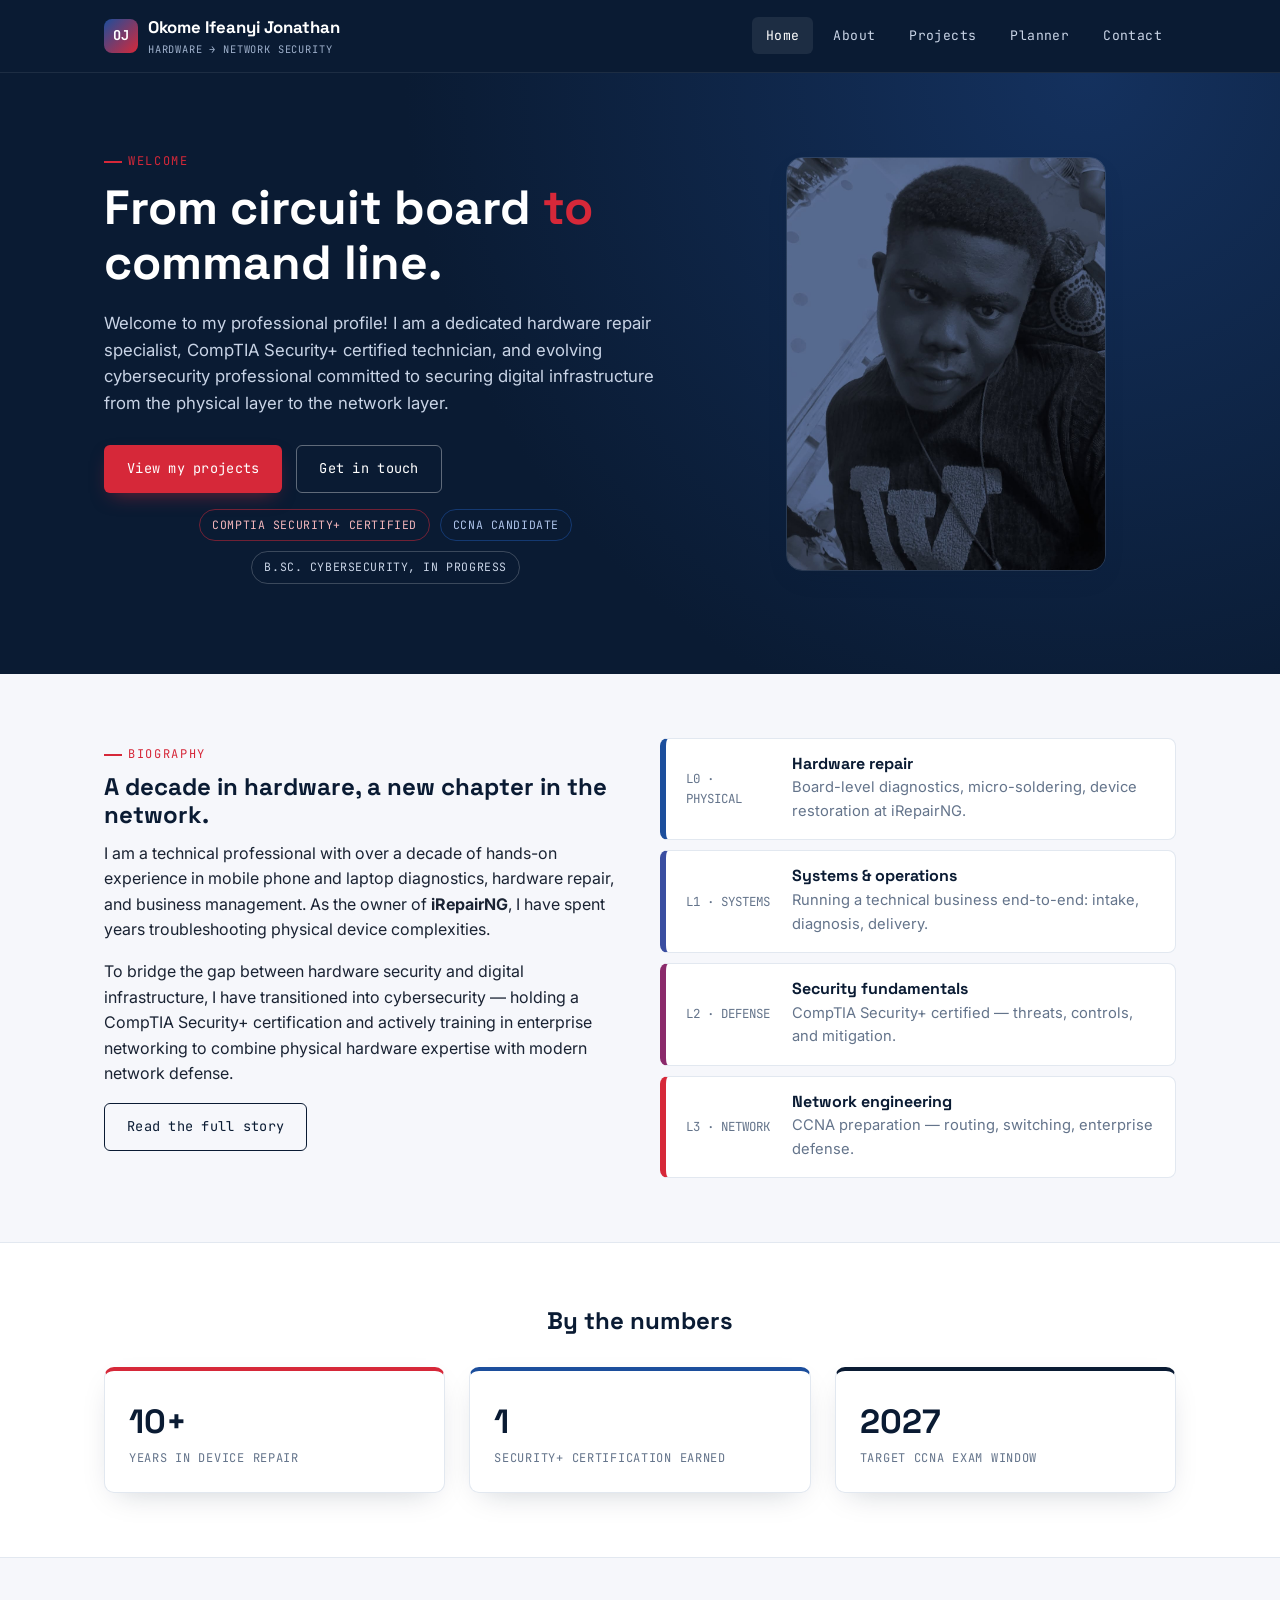
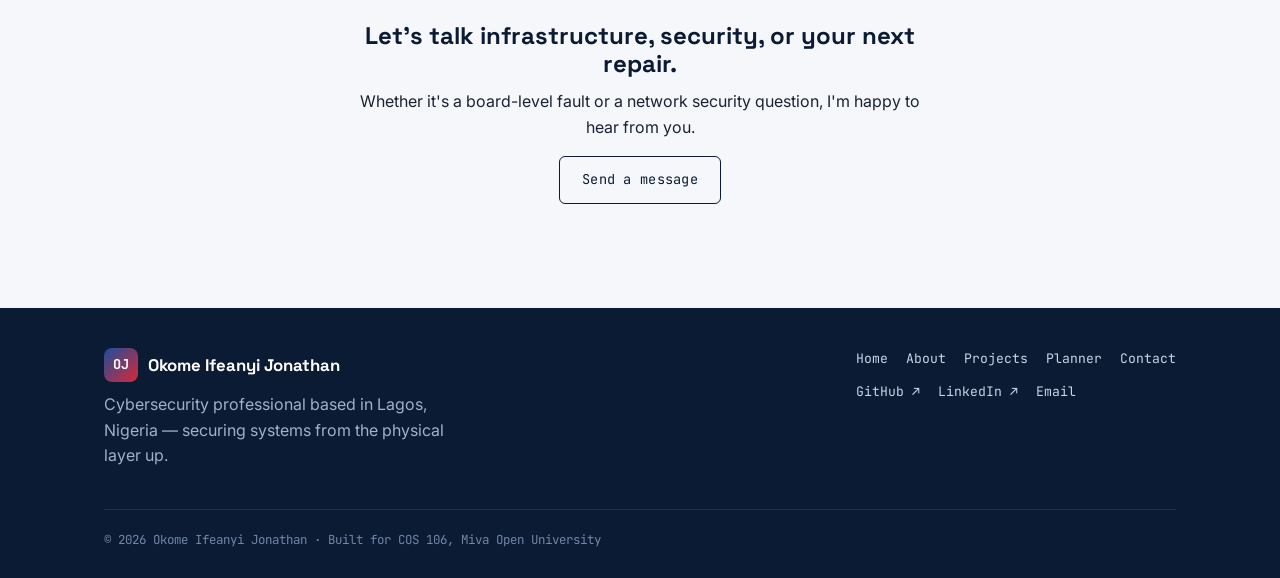
<file: index.html>
<!DOCTYPE html>
<html lang="en">
<head>
<meta charset="UTF-8">
<meta name="viewport" content="width=device-width, initial-scale=1.0">
<title>Okome Ifeanyi Jonathan — Hardware to Network Security</title>
<meta name="description" content="Portfolio of Okome Ifeanyi Jonathan — CompTIA Security+ certified technician, iRepairNG owner, and CCNA candidate transitioning hardware expertise into network security.">
<link rel="icon" type="image/svg+xml" href="images/favicon.svg">
<link rel="stylesheet" href="css/style.css">
</head>
<body>
<a class="skip-link" href="#main">Skip to main content</a>

<header class="site-header">
  <nav class="nav" aria-label="Primary">
    <a class="brand" href="index.html">
      <span class="brand-mark" aria-hidden="true">OJ</span>
      <span>Okome Ifeanyi Jonathan<small>Hardware &rarr; Network Security</small></span>
    </a>
    <button class="nav-toggle" aria-label="Toggle navigation menu" aria-expanded="false" aria-controls="primary-menu">
      <span></span>
    </button>
    <ul class="nav-list" id="primary-menu">
      <li><a href="index.html" aria-current="page">Home</a></li>
      <li><a href="about.html">About</a></li>
      <li><a href="projects.html">Projects</a></li>
      <li><a href="planner.html">Planner</a></li>
      <li><a href="contact.html">Contact</a></li>
    </ul>
  </nav>
</header>

<main id="main">

  <section class="hero">
    <div class="container">
      <div>
        <p class="eyebrow">Welcome</p>
        <h1>From circuit board <span>to</span> command line.</h1>
        <p class="hero-lede">Welcome to my professional profile! I am a dedicated hardware repair specialist, CompTIA Security+ certified technician, and evolving cybersecurity professional committed to securing digital infrastructure from the physical layer to the network layer.</p>
        <div class="hero-actions">
          <a class="btn btn-primary" href="projects.html">View my projects</a>
          <a class="btn btn-secondary" href="contact.html">Get in touch</a>
        </div>
        <div class="hero-badges">
          <span class="pill red">CompTIA Security+ Certified</span>
          <span class="pill blue">CCNA Candidate</span>
          <span class="pill">B.Sc. Cybersecurity, In Progress</span>
        </div>
      </div>
      <div class="hero-visual">
        <div class="avatar-frame">
          <img src="images/ifeanyi_secplus_cybersec.jpg" alt="Portrait placeholder monogram badge for Okome Ifeanyi Jonathan, Security+ certified">
        </div>
      </div>
    </div>
  </section>

  <section aria-labelledby="bio-heading">
    <div class="container two-col">
      <div class="reveal">
        <p class="eyebrow">Biography</p>
        <h2 id="bio-heading">A decade in hardware, a new chapter in the network.</h2>
        <p>I am a technical professional with over a decade of hands-on experience in mobile phone and laptop diagnostics, hardware repair, and business management. As the owner of <strong>iRepairNG</strong>, I have spent years troubleshooting physical device complexities.</p>
        <p>To bridge the gap between hardware security and digital infrastructure, I have transitioned into cybersecurity — holding a CompTIA Security+ certification and actively training in enterprise networking to combine physical hardware expertise with modern network defense.</p>
        <a class="btn btn-outline" href="about.html">Read the full story</a>
      </div>
      <div class="reveal">
        <ul class="layer-list" aria-label="Career layers, from physical hardware to network security">
          <li class="layer-item">
            <span class="layer-tag">L0 · PHYSICAL</span>
            <div><h3>Hardware repair</h3><p>Board-level diagnostics, micro-soldering, device restoration at iRepairNG.</p></div>
          </li>
          <li class="layer-item">
            <span class="layer-tag">L1 · SYSTEMS</span>
            <div><h3>Systems &amp; operations</h3><p>Running a technical business end-to-end: intake, diagnosis, delivery.</p></div>
          </li>
          <li class="layer-item">
            <span class="layer-tag">L2 · DEFENSE</span>
            <div><h3>Security fundamentals</h3><p>CompTIA Security+ certified — threats, controls, and mitigation.</p></div>
          </li>
          <li class="layer-item">
            <span class="layer-tag">L3 · NETWORK</span>
            <div><h3>Network engineering</h3><p>CCNA preparation — routing, switching, enterprise defense.</p></div>
          </li>
        </ul>
      </div>
    </div>
  </section>

  <section class="section-alt" aria-labelledby="stats-heading">
    <div class="container">
      <h2 id="stats-heading" class="center" style="max-width:640px;margin:0 auto 32px;">By the numbers</h2>
      <div class="grid grid-3">
        <div class="card stat-card reveal">
          <div class="stat-num">10+</div>
          <div class="stat-label">Years in device repair</div>
        </div>
        <div class="card stat-card reveal">
          <div class="stat-num">1</div>
          <div class="stat-label">Security+ certification earned</div>
        </div>
        <div class="card stat-card reveal">
          <div class="stat-num">2027</div>
          <div class="stat-label">Target CCNA exam window</div>
        </div>
      </div>
    </div>
  </section>

  <section aria-labelledby="cta-heading">
    <div class="container center" style="max-width:640px;">
      <h2 id="cta-heading">Let's talk infrastructure, security, or your next repair.</h2>
      <p>Whether it's a board-level fault or a network security question, I'm happy to hear from you.</p>
      <a class="btn btn-outline" href="contact.html">Send a message</a>
    </div>
  </section>

</main>

<footer class="site-footer">
  <div class="container">
    <div class="footer-grid">
      <div>
        <div class="brand" style="color:#fff;"><span class="brand-mark" aria-hidden="true">OJ</span><span>Okome Ifeanyi Jonathan</span></div>
        <p style="margin-top:10px;max-width:34ch;color:#9FB1CC;">Cybersecurity professional based in Lagos, Nigeria — securing systems from the physical layer up.</p>
      </div>
      <nav aria-label="Footer">
        <div class="footer-links">
          <a href="index.html">Home</a>
          <a href="about.html">About</a>
          <a href="projects.html">Projects</a>
          <a href="planner.html">Planner</a>
          <a href="contact.html">Contact</a>
        </div>
        <div class="footer-links" style="margin-top:12px;">
          <a href="https://github.com/Cybernerdify" target="_blank" rel="noopener">GitHub ↗</a>
          <a href="https://www.linkedin.com/in/ifeanyijonathanokome" target="_blank" rel="noopener">LinkedIn ↗</a>
          <a href="mailto:Ifywilsonjoe@gmail.com">Email</a>
        </div>
      </nav>
    </div>
    <div class="footer-bottom">© <span data-year>2026</span> Okome Ifeanyi Jonathan · Built for COS 106, Miva Open University</div>
  </div>
</footer>

<script src="js/script.js"></script>
</body>
</html>
</file>
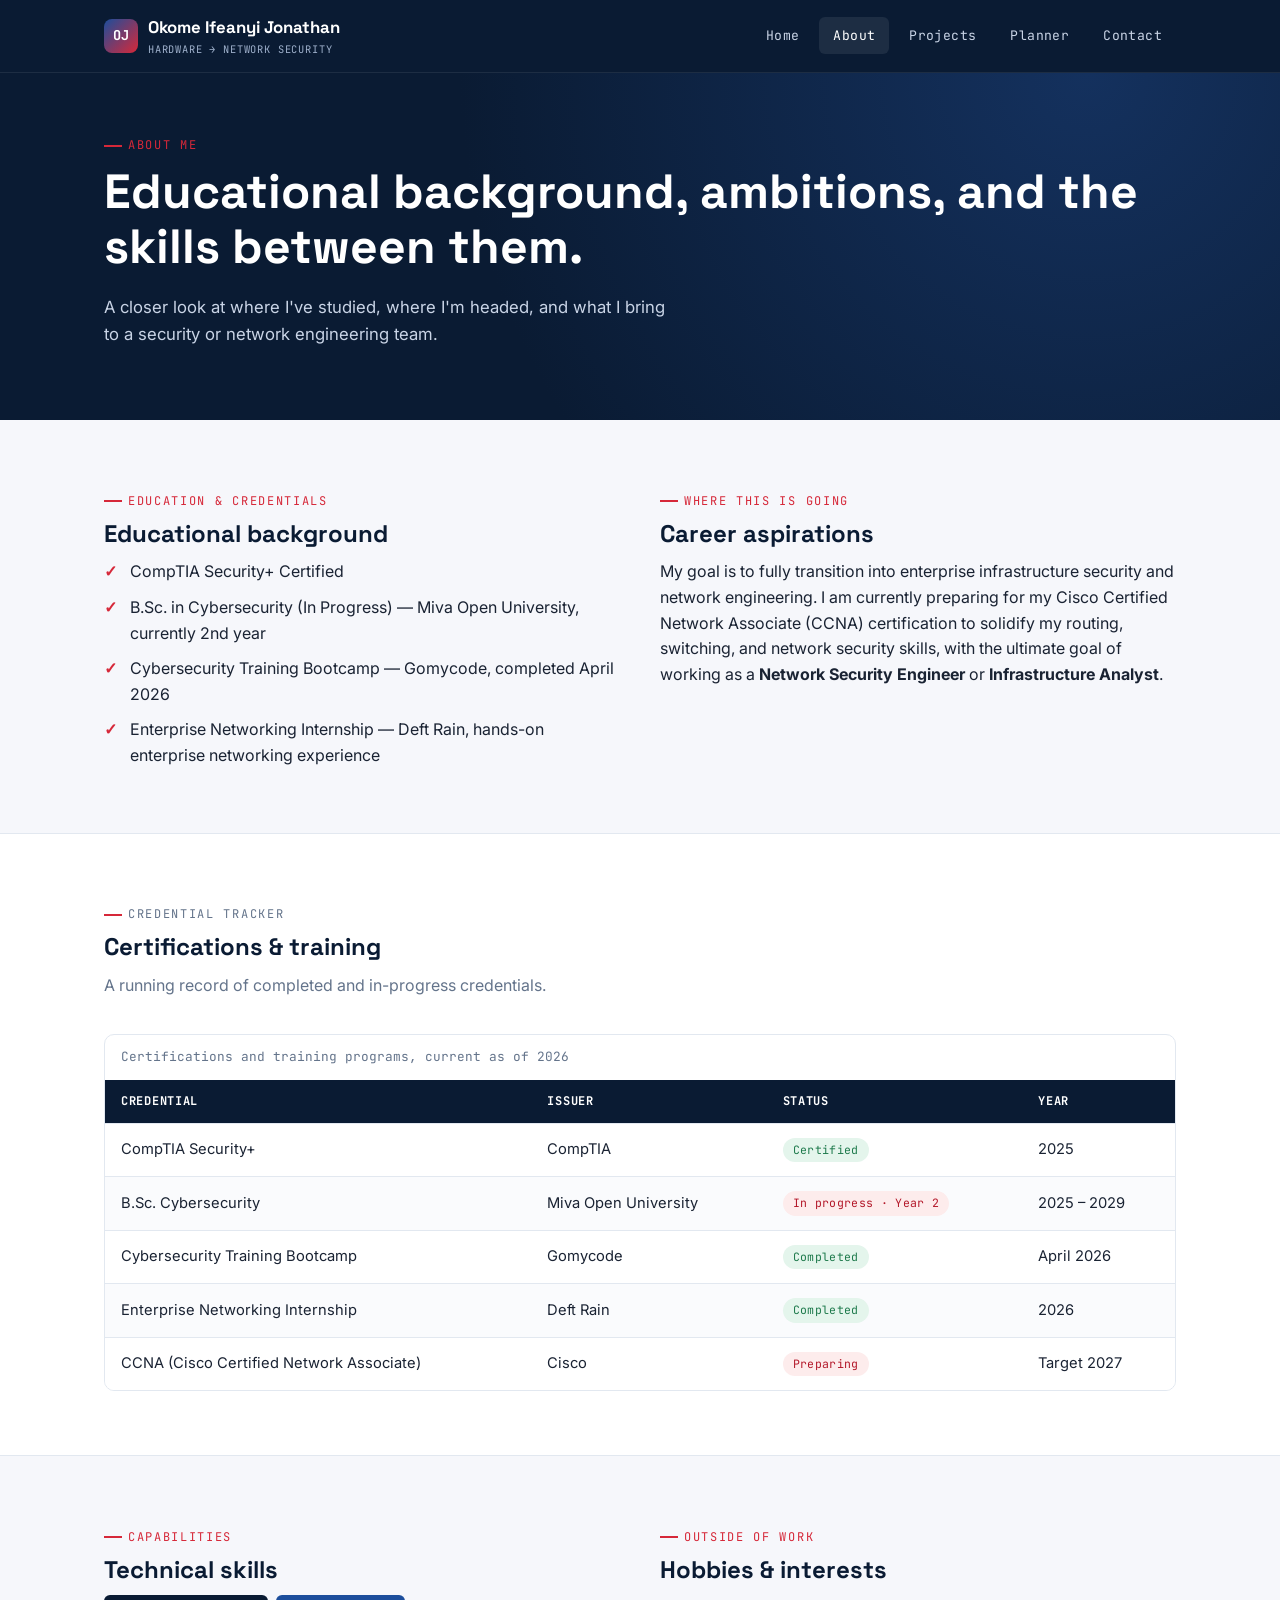
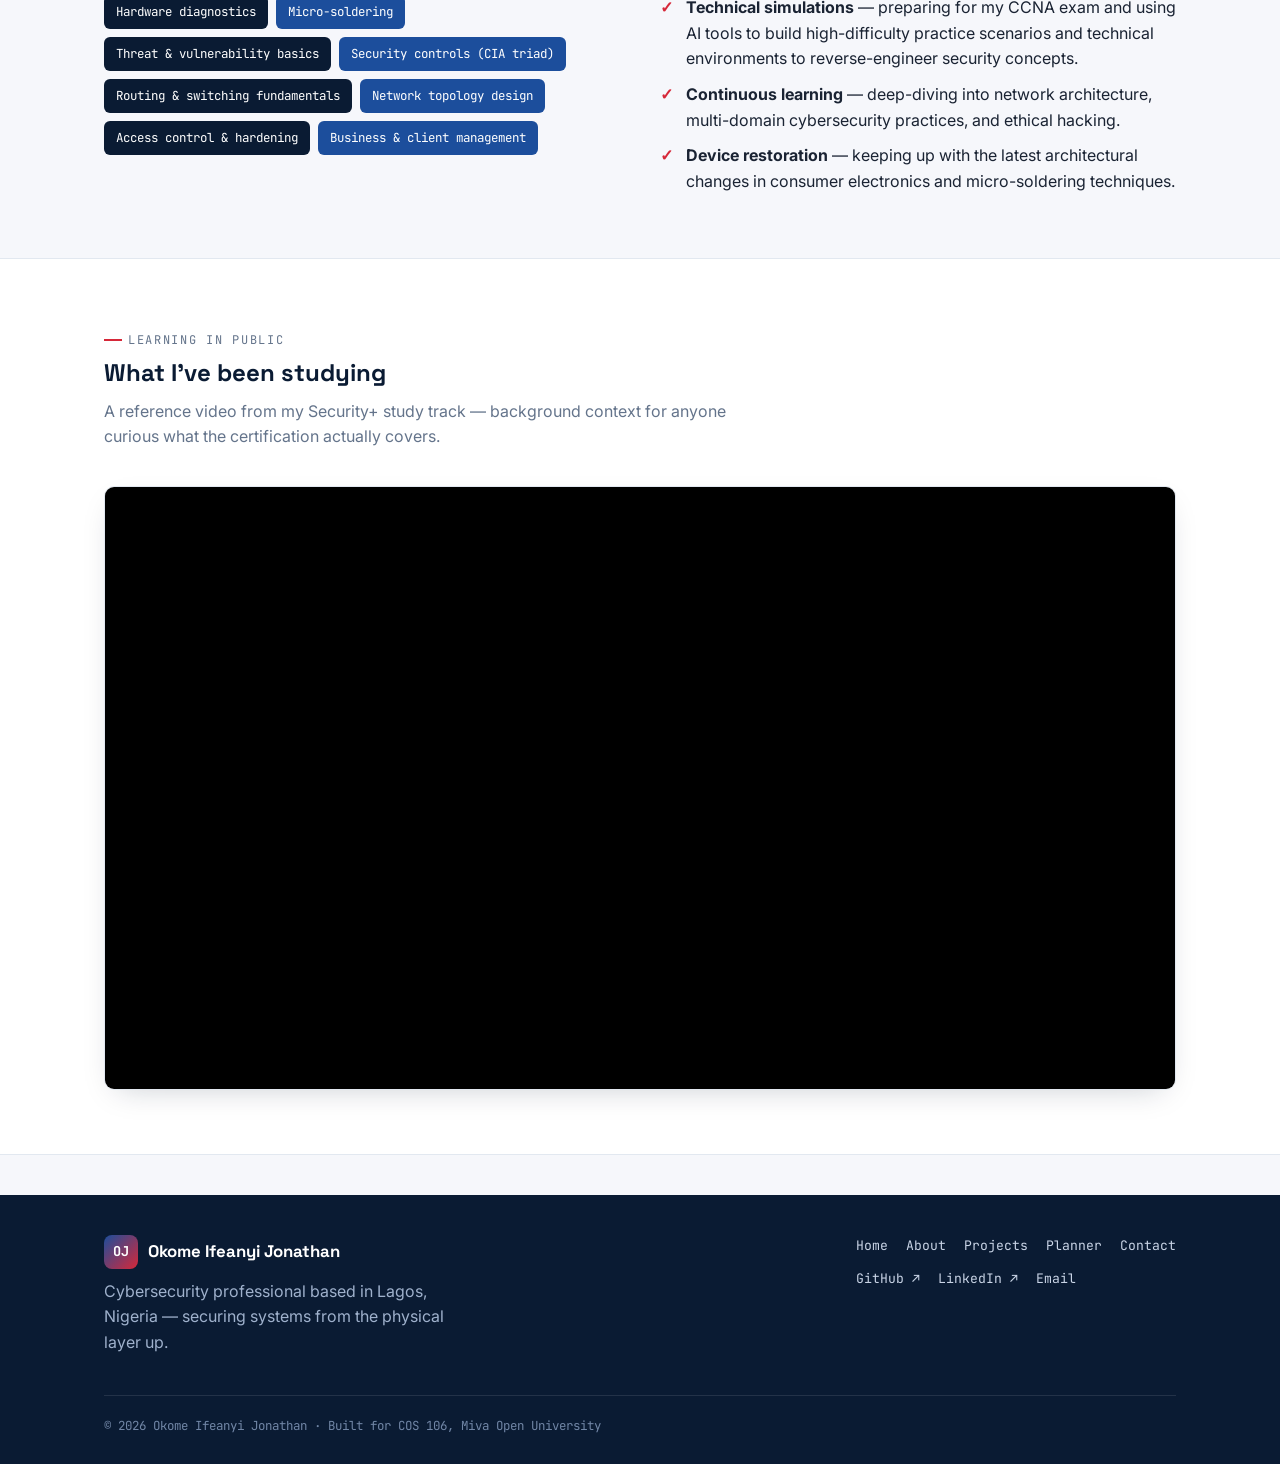
<file: about.html>
<!DOCTYPE html>
<html lang="en">
<head>
<meta charset="UTF-8">
<meta name="viewport" content="width=device-width, initial-scale=1.0">
<title>About Me — Okome Ifeanyi Jonathan</title>
<meta name="description" content="Educational background, career aspirations, technical skills, and hobbies of Okome Ifeanyi Jonathan.">
<link rel="icon" type="image/svg+xml" href="images/favicon.svg">
<link rel="stylesheet" href="css/style.css">
</head>
<body>
<a class="skip-link" href="#main">Skip to main content</a>

<header class="site-header">
  <nav class="nav" aria-label="Primary">
    <a class="brand" href="index.html">
      <span class="brand-mark" aria-hidden="true">OJ</span>
      <span>Okome Ifeanyi Jonathan<small>Hardware &rarr; Network Security</small></span>
    </a>
    <button class="nav-toggle" aria-label="Toggle navigation menu" aria-expanded="false" aria-controls="primary-menu">
      <span></span>
    </button>
    <ul class="nav-list" id="primary-menu">
      <li><a href="index.html">Home</a></li>
      <li><a href="about.html" aria-current="page">About</a></li>
      <li><a href="projects.html">Projects</a></li>
      <li><a href="planner.html">Planner</a></li>
      <li><a href="contact.html">Contact</a></li>
    </ul>
  </nav>
</header>

<main id="main">

  <section class="hero" style="padding:56px 0;">
    <div class="container" style="grid-template-columns:1fr;">
      <div>
        <p class="eyebrow">About me</p>
        <h1>Educational background, ambitions, and the skills between them.</h1>
        <p class="hero-lede">A closer look at where I've studied, where I'm headed, and what I bring to a security or network engineering team.</p>
      </div>
    </div>
  </section>

  <section aria-labelledby="edu-heading">
    <div class="container two-col">
      <div class="reveal">
        <p class="eyebrow">Education &amp; credentials</p>
        <h2 id="edu-heading">Educational background</h2>
        <ul class="check-list">
          <li>CompTIA Security+ Certified</li>
          <li>B.Sc. in Cybersecurity (In Progress) — Miva Open University, currently 2nd year</li>
          <li>Cybersecurity Training Bootcamp — Gomycode, completed April 2026</li>
          <li>Enterprise Networking Internship — Deft Rain, hands-on enterprise networking experience</li>
        </ul>
      </div>
      <div class="reveal">
        <p class="eyebrow">Where this is going</p>
        <h2>Career aspirations</h2>
        <p>My goal is to fully transition into enterprise infrastructure security and network engineering. I am currently preparing for my Cisco Certified Network Associate (CCNA) certification to solidify my routing, switching, and network security skills, with the ultimate goal of working as a <strong>Network Security Engineer</strong> or <strong>Infrastructure Analyst</strong>.</p>
      </div>
    </div>
  </section>

  <section class="section-alt" aria-labelledby="cred-table-heading">
    <div class="container">
      <div class="section-head">
        <p class="eyebrow">Credential tracker</p>
        <h2 id="cred-table-heading">Certifications &amp; training</h2>
        <p>A running record of completed and in-progress credentials.</p>
      </div>
      <div class="table-wrap reveal">
        <table>
          <caption>Certifications and training programs, current as of 2026</caption>
          <thead>
            <tr>
              <th scope="col">Credential</th>
              <th scope="col">Issuer</th>
              <th scope="col">Status</th>
              <th scope="col">Year</th>
            </tr>
          </thead>
          <tbody>
            <tr>
              <td>CompTIA Security+</td>
              <td>CompTIA</td>
              <td><span class="status-chip done">Certified</span></td>
              <td>2025</td>
            </tr>
            <tr>
              <td>B.Sc. Cybersecurity</td>
              <td>Miva Open University</td>
              <td><span class="status-chip progress">In progress · Year 2</span></td>
              <td>2025 – 2029</td>
            </tr>
            <tr>
              <td>Cybersecurity Training Bootcamp</td>
              <td>Gomycode</td>
              <td><span class="status-chip done">Completed</span></td>
              <td>April 2026</td>
            </tr>
            <tr>
              <td>Enterprise Networking Internship</td>
              <td>Deft Rain</td>
              <td><span class="status-chip done">Completed</span></td>
              <td>2026</td>
            </tr>
            <tr>
              <td>CCNA (Cisco Certified Network Associate)</td>
              <td>Cisco</td>
              <td><span class="status-chip progress">Preparing</span></td>
              <td>Target 2027</td>
            </tr>
          </tbody>
        </table>
      </div>
    </div>
  </section>

  <section aria-labelledby="skills-heading">
    <div class="container two-col">
      <div class="reveal">
        <p class="eyebrow">Capabilities</p>
        <h2 id="skills-heading">Technical skills</h2>
        <ul class="tag-list">
          <li>Hardware diagnostics</li>
          <li class="alt">Micro-soldering</li>
          <li>Threat &amp; vulnerability basics</li>
          <li class="alt">Security controls (CIA triad)</li>
          <li>Routing &amp; switching fundamentals</li>
          <li class="alt">Network topology design</li>
          <li>Access control &amp; hardening</li>
          <li class="alt">Business &amp; client management</li>
        </ul>
      </div>
      <div class="reveal">
        <p class="eyebrow">Outside of work</p>
        <h2>Hobbies &amp; interests</h2>
        <ul class="check-list">
          <li><strong>Technical simulations</strong> — preparing for my CCNA exam and using AI tools to build high-difficulty practice scenarios and technical environments to reverse-engineer security concepts.</li>
          <li><strong>Continuous learning</strong> — deep-diving into network architecture, multi-domain cybersecurity practices, and ethical hacking.</li>
          <li><strong>Device restoration</strong> — keeping up with the latest architectural changes in consumer electronics and micro-soldering techniques.</li>
        </ul>
      </div>
    </div>
  </section>

  <section class="section-alt" aria-labelledby="video-heading">
    <div class="container">
      <div class="section-head">
        <p class="eyebrow">Learning in public</p>
        <h2 id="video-heading">What I've been studying</h2>
        <p>A reference video from my Security+ study track — background context for anyone curious what the certification actually covers.</p>
      </div>
      <div class="media-frame reveal">
        <div class="video-wrap">
          <iframe src="https://www.youtube.com/embed/w2afokvpVEI" title="CompTIA Security+ Full Course: Introduction to Security+" loading="lazy" allowfullscreen></iframe>
        </div>
      </div>
    </div>
  </section>

</main>

<footer class="site-footer">
  <div class="container">
    <div class="footer-grid">
      <div>
        <div class="brand" style="color:#fff;"><span class="brand-mark" aria-hidden="true">OJ</span><span>Okome Ifeanyi Jonathan</span></div>
        <p style="margin-top:10px;max-width:34ch;color:#9FB1CC;">Cybersecurity professional based in Lagos, Nigeria — securing systems from the physical layer up.</p>
      </div>
      <nav aria-label="Footer">
        <div class="footer-links">
          <a href="index.html">Home</a>
          <a href="about.html">About</a>
          <a href="projects.html">Projects</a>
          <a href="planner.html">Planner</a>
          <a href="contact.html">Contact</a>
        </div>
        <div class="footer-links" style="margin-top:12px;">
          <a href="https://github.com/Cybernerdify" target="_blank" rel="noopener">GitHub ↗</a>
          <a href="https://www.linkedin.com/in/ifeanyijonathanokome" target="_blank" rel="noopener">LinkedIn ↗</a>
          <a href="mailto:Ifywilsonjoe@gmail.com">Email</a>
        </div>
      </nav>
    </div>
    <div class="footer-bottom">© <span data-year>2026</span> Okome Ifeanyi Jonathan · Built for COS 106, Miva Open University</div>
  </div>
</footer>

<script src="js/script.js"></script>
</body>
</html>
</file>
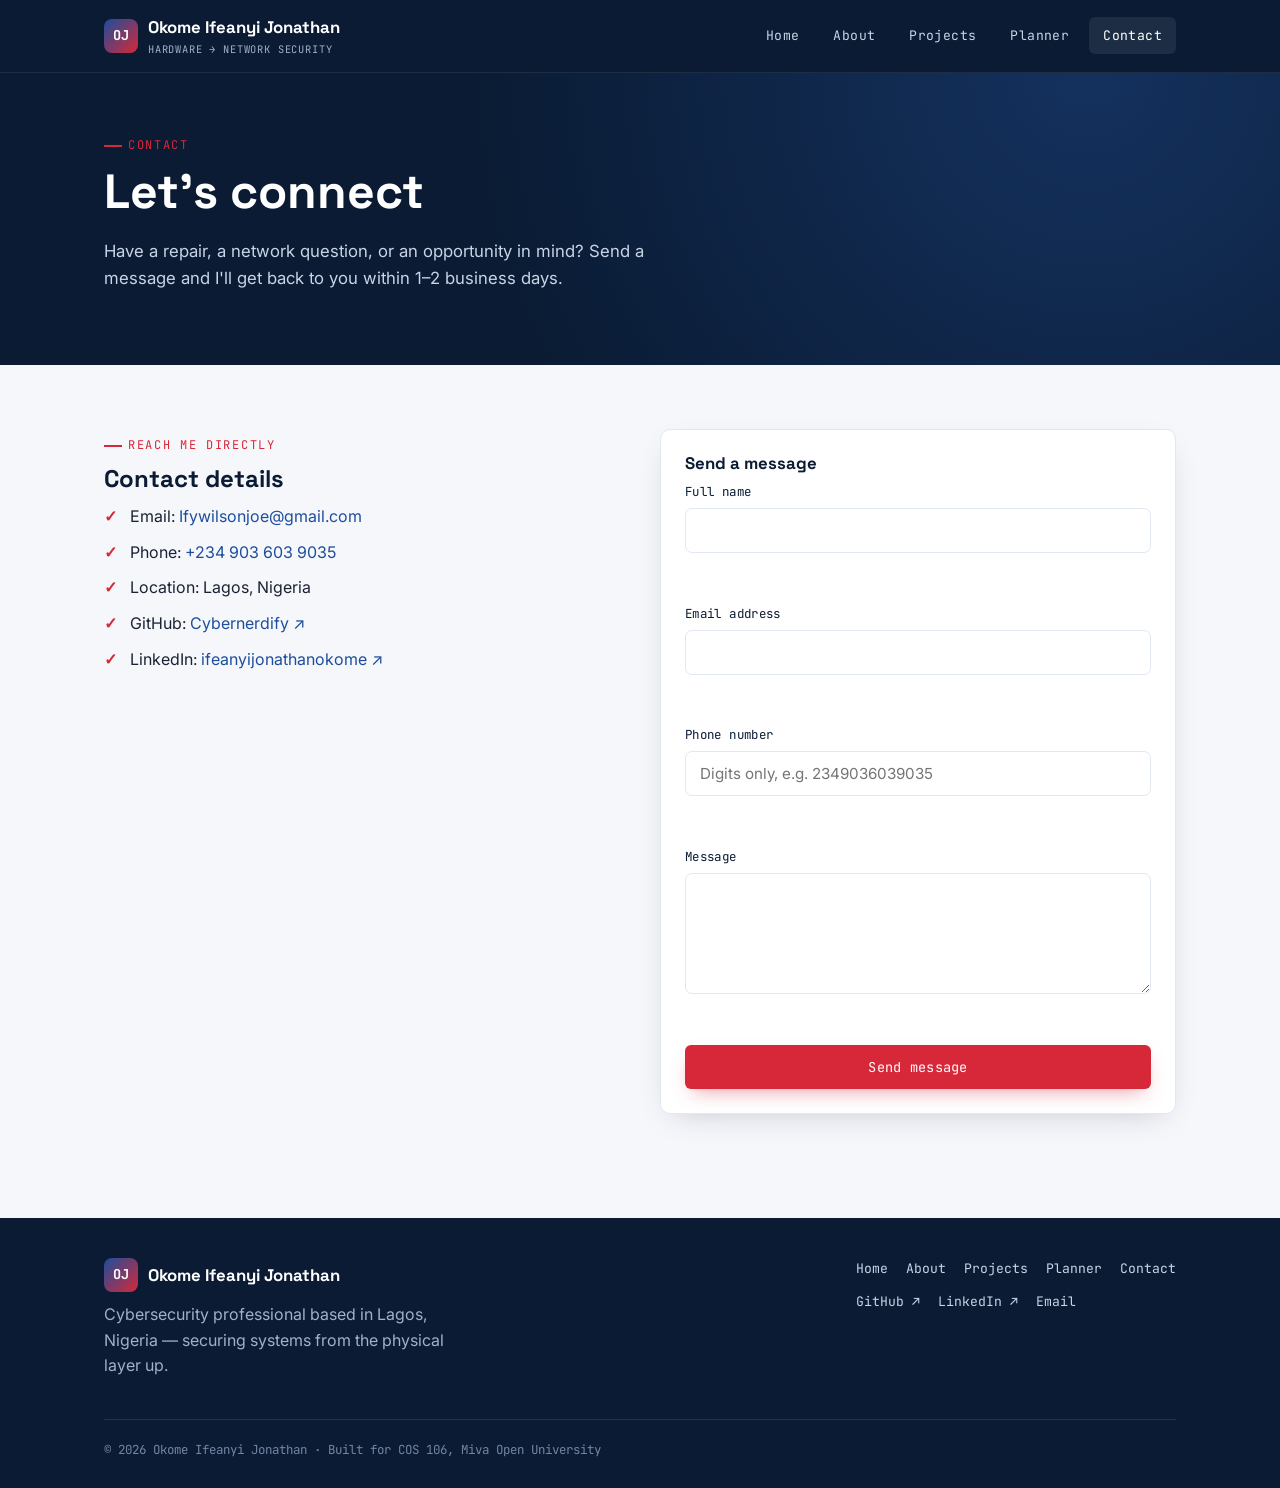
<file: contact.html>
<!DOCTYPE html>
<html lang="en">
<head>
<meta charset="UTF-8">
<meta name="viewport" content="width=device-width, initial-scale=1.0">
<title>Contact — Okome Ifeanyi Jonathan</title>
<meta name="description" content="Get in touch with Okome Ifeanyi Jonathan for repairs, network security questions, or collaboration.">
<link rel="icon" type="image/svg+xml" href="images/favicon.svg">
<link rel="stylesheet" href="css/style.css">
</head>
<body>
<a class="skip-link" href="#main">Skip to main content</a>

<header class="site-header">
  <nav class="nav" aria-label="Primary">
    <a class="brand" href="index.html">
      <span class="brand-mark" aria-hidden="true">OJ</span>
      <span>Okome Ifeanyi Jonathan<small>Hardware &rarr; Network Security</small></span>
    </a>
    <button class="nav-toggle" aria-label="Toggle navigation menu" aria-expanded="false" aria-controls="primary-menu">
      <span></span>
    </button>
    <ul class="nav-list" id="primary-menu">
      <li><a href="index.html">Home</a></li>
      <li><a href="about.html">About</a></li>
      <li><a href="projects.html">Projects</a></li>
      <li><a href="planner.html">Planner</a></li>
      <li><a href="contact.html" aria-current="page">Contact</a></li>
    </ul>
  </nav>
</header>

<main id="main">

  <section class="hero" style="padding:56px 0;">
    <div class="container" style="grid-template-columns:1fr;">
      <div>
        <p class="eyebrow">Contact</p>
        <h1>Let's connect</h1>
        <p class="hero-lede">Have a repair, a network question, or an opportunity in mind? Send a message and I'll get back to you within 1–2 business days.</p>
      </div>
    </div>
  </section>

  <section aria-labelledby="contact-heading">
    <div class="container two-col">
      <div class="reveal">
        <p class="eyebrow">Reach me directly</p>
        <h2 id="contact-heading">Contact details</h2>
        <ul class="check-list">
          <li>Email: <a href="mailto:Ifywilsonjoe@gmail.com">Ifywilsonjoe@gmail.com</a></li>
          <li>Phone: <a href="tel:+2349036039035">+234 903 603 9035</a></li>
          <li>Location: Lagos, Nigeria</li>
          <li>GitHub: <a href="https://github.com/Cybernerdify" target="_blank" rel="noopener">Cybernerdify ↗</a></li>
          <li>LinkedIn: <a href="https://www.linkedin.com/in/ifeanyijonathanokome" target="_blank" rel="noopener">ifeanyijonathanokome ↗</a></li>
        </ul>
      </div>

      <div class="card reveal">
        <h3 style="margin-top:0;">Send a message</h3>
        <div class="form-status" id="form-status" role="status" aria-live="polite"></div>

        <form id="contact-form" novalidate>
          <div class="form-grid">
            <div class="field">
              <label for="cf-name">Full name</label>
              <input type="text" id="cf-name" name="name" autocomplete="name" required>
              <p class="error-msg" id="err-name"></p>
            </div>
            <div class="field">
              <label for="cf-email">Email address</label>
              <input type="email" id="cf-email" name="email" autocomplete="email" required>
              <p class="error-msg" id="err-email"></p>
            </div>
            <div class="field">
              <label for="cf-phone">Phone number</label>
              <input type="tel" id="cf-phone" name="phone" autocomplete="tel" placeholder="Digits only, e.g. 2349036039035" required>
              <p class="error-msg" id="err-phone"></p>
            </div>
            <div class="field">
              <label for="cf-message">Message</label>
              <textarea id="cf-message" name="message" rows="5" required></textarea>
              <p class="error-msg" id="err-message"></p>
            </div>
            <button type="submit" class="btn btn-primary btn-block">Send message</button>
          </div>
        </form>
      </div>
    </div>
  </section>

</main>

<footer class="site-footer">
  <div class="container">
    <div class="footer-grid">
      <div>
        <div class="brand" style="color:#fff;"><span class="brand-mark" aria-hidden="true">OJ</span><span>Okome Ifeanyi Jonathan</span></div>
        <p style="margin-top:10px;max-width:34ch;color:#9FB1CC;">Cybersecurity professional based in Lagos, Nigeria — securing systems from the physical layer up.</p>
      </div>
      <nav aria-label="Footer">
        <div class="footer-links">
          <a href="index.html">Home</a>
          <a href="about.html">About</a>
          <a href="projects.html">Projects</a>
          <a href="planner.html">Planner</a>
          <a href="contact.html">Contact</a>
        </div>
        <div class="footer-links" style="margin-top:12px;">
          <a href="https://github.com/Cybernerdify" target="_blank" rel="noopener">GitHub ↗</a>
          <a href="https://www.linkedin.com/in/ifeanyijonathanokome" target="_blank" rel="noopener">LinkedIn ↗</a>
          <a href="mailto:Ifywilsonjoe@gmail.com">Email</a>
        </div>
      </nav>
    </div>
    <div class="footer-bottom">© <span data-year>2026</span> Okome Ifeanyi Jonathan · Built for COS 106, Miva Open University</div>
  </div>
</footer>

<script src="js/script.js"></script>
</body>
</html>
</file>
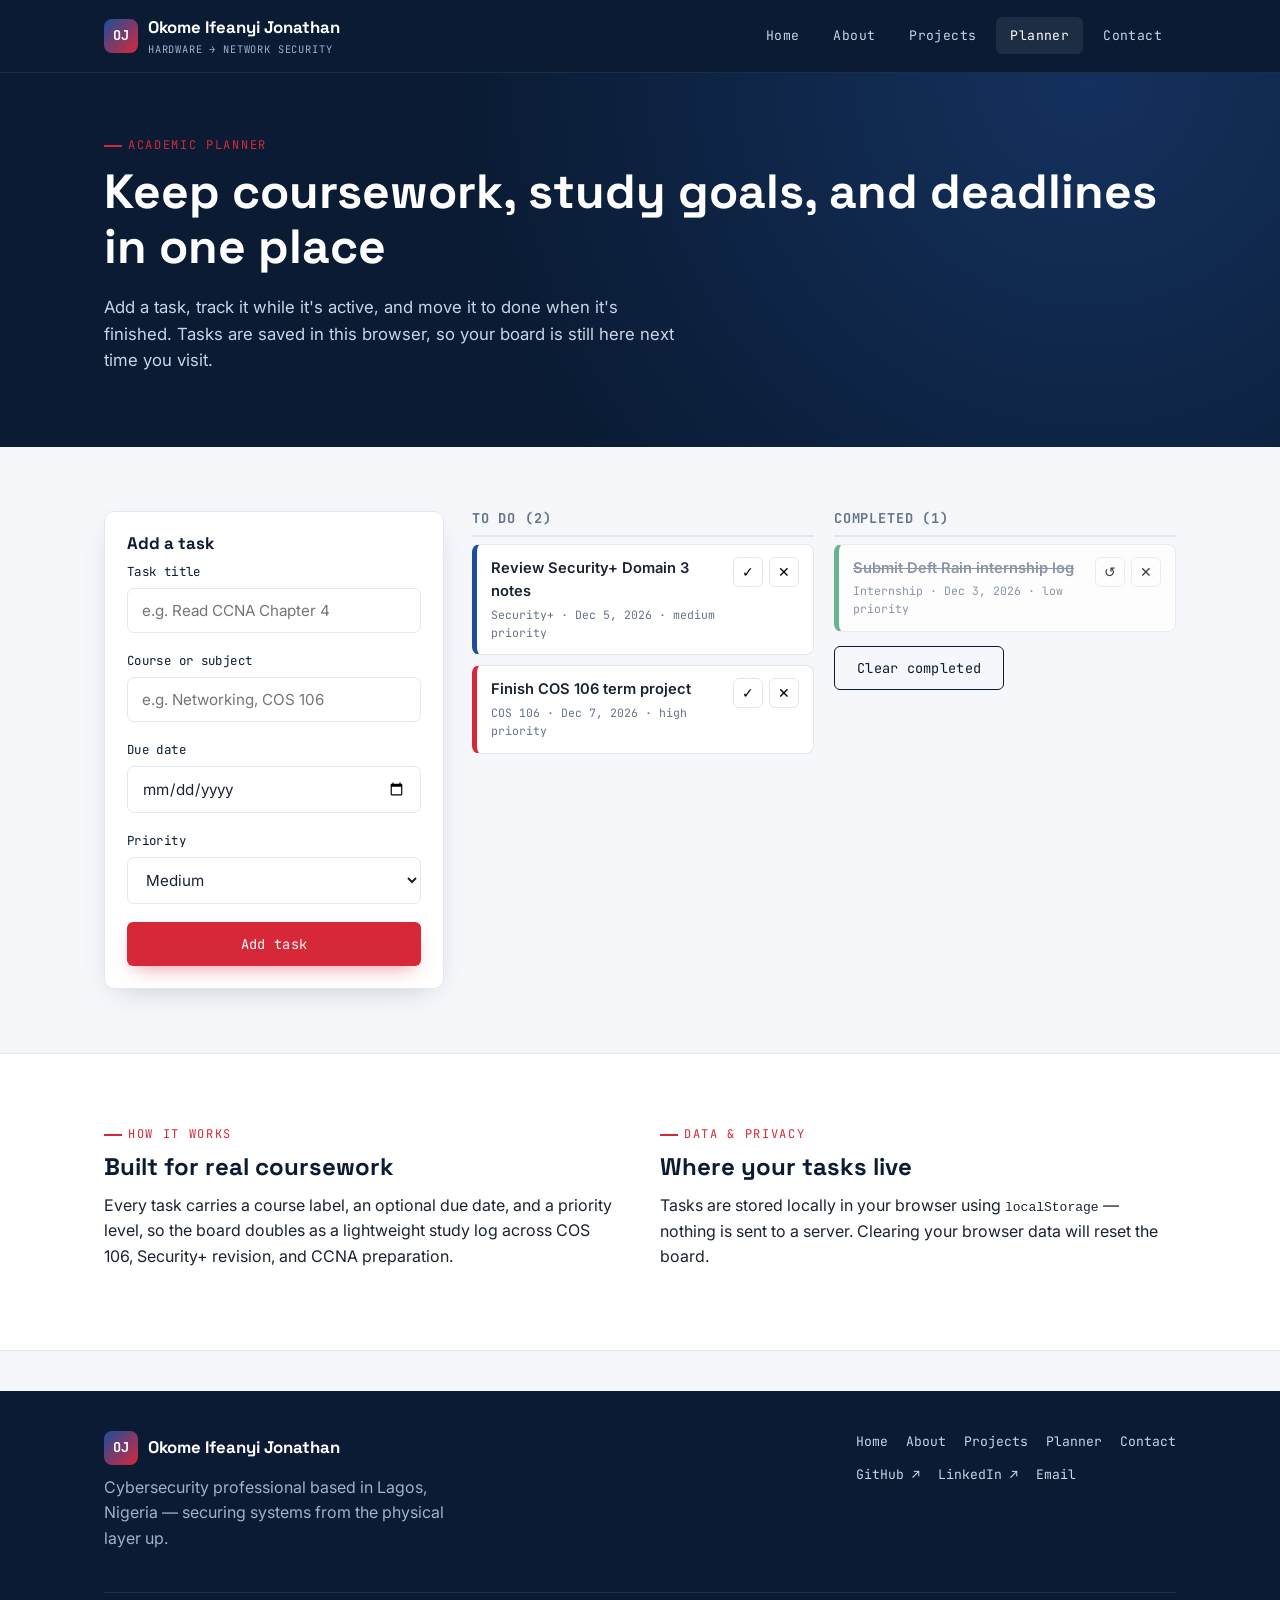
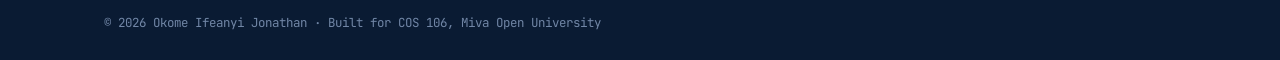
<file: planner.html>
<!DOCTYPE html>
<html lang="en">
<head>
<meta charset="UTF-8">
<meta name="viewport" content="width=device-width, initial-scale=1.0">
<title>Academic Planner — Okome Ifeanyi Jonathan</title>
<meta name="description" content="Interactive academic and study task planner for Okome Ifeanyi Jonathan's coursework, certifications, and internship deliverables.">
<link rel="icon" type="image/svg+xml" href="images/favicon.svg">
<link rel="stylesheet" href="css/style.css">
</head>
<body>
<a class="skip-link" href="#main">Skip to main content</a>

<header class="site-header">
  <nav class="nav" aria-label="Primary">
    <a class="brand" href="index.html">
      <span class="brand-mark" aria-hidden="true">OJ</span>
      <span>Okome Ifeanyi Jonathan<small>Hardware &rarr; Network Security</small></span>
    </a>
    <button class="nav-toggle" aria-label="Toggle navigation menu" aria-expanded="false" aria-controls="primary-menu">
      <span></span>
    </button>
    <ul class="nav-list" id="primary-menu">
      <li><a href="index.html">Home</a></li>
      <li><a href="about.html">About</a></li>
      <li><a href="projects.html">Projects</a></li>
      <li><a href="planner.html" aria-current="page">Planner</a></li>
      <li><a href="contact.html">Contact</a></li>
    </ul>
  </nav>
</header>

<main id="main">

  <section class="hero" style="padding:56px 0;">
    <div class="container" style="grid-template-columns:1fr;">
      <div>
        <p class="eyebrow">Academic planner</p>
        <h1>Keep coursework, study goals, and deadlines in one place</h1>
        <p class="hero-lede">Add a task, track it while it's active, and move it to done when it's finished. Tasks are saved in this browser, so your board is still here next time you visit.</p>
      </div>
    </div>
  </section>

  <section aria-labelledby="planner-heading">
    <div class="container">
      <h2 id="planner-heading" style="position:absolute;left:-9999px;">Task planner</h2>

      <div class="planner-board">
        <form class="task-form" id="task-form" novalidate>
          <h3 style="margin-top:0;font-size:1.05rem;">Add a task</h3>

          <div class="form-grid">
            <div class="field">
              <label for="task-title">Task title</label>
              <input type="text" id="task-title" name="title" placeholder="e.g. Read CCNA Chapter 4" required>
            </div>
            <div class="field">
              <label for="task-course">Course or subject</label>
              <input type="text" id="task-course" name="course" placeholder="e.g. Networking, COS 106">
            </div>
            <div class="field">
              <label for="task-due">Due date</label>
              <input type="date" id="task-due" name="due">
            </div>
            <div class="field">
              <label for="task-priority">Priority</label>
              <select id="task-priority" name="priority">
                <option value="low">Low</option>
                <option value="medium" selected>Medium</option>
                <option value="high">High</option>
              </select>
            </div>
            <button type="submit" class="btn btn-primary btn-block">Add task</button>
          </div>
        </form>

        <div>
          <div class="task-columns">
            <div class="task-col">
              <h3>To do (<span id="todo-count">0</span>)</h3>
              <ul class="task-list" id="todo-list"></ul>
              <p class="empty-state" id="todo-empty">Nothing pending — add a task on the left to get started.</p>
            </div>
            <div class="task-col">
              <h3>Completed (<span id="done-count">0</span>)</h3>
              <ul class="task-list" id="done-list"></ul>
              <p class="empty-state" id="done-empty">Completed tasks will appear here.</p>
              <button type="button" class="btn btn-outline" id="clear-done" style="margin-top:14px;">Clear completed</button>
            </div>
          </div>
        </div>
      </div>
    </div>
  </section>

  <section class="section-alt">
    <div class="container two-col">
      <div class="reveal">
        <p class="eyebrow">How it works</p>
        <h2>Built for real coursework</h2>
        <p>Every task carries a course label, an optional due date, and a priority level, so the board doubles as a lightweight study log across COS 106, Security+ revision, and CCNA preparation.</p>
      </div>
      <div class="reveal">
        <p class="eyebrow">Data &amp; privacy</p>
        <h2>Where your tasks live</h2>
        <p>Tasks are stored locally in your browser using <code>localStorage</code> — nothing is sent to a server. Clearing your browser data will reset the board.</p>
      </div>
    </div>
  </section>

</main>

<footer class="site-footer">
  <div class="container">
    <div class="footer-grid">
      <div>
        <div class="brand" style="color:#fff;"><span class="brand-mark" aria-hidden="true">OJ</span><span>Okome Ifeanyi Jonathan</span></div>
        <p style="margin-top:10px;max-width:34ch;color:#9FB1CC;">Cybersecurity professional based in Lagos, Nigeria — securing systems from the physical layer up.</p>
      </div>
      <nav aria-label="Footer">
        <div class="footer-links">
          <a href="index.html">Home</a>
          <a href="about.html">About</a>
          <a href="projects.html">Projects</a>
          <a href="planner.html">Planner</a>
          <a href="contact.html">Contact</a>
        </div>
        <div class="footer-links" style="margin-top:12px;">
          <a href="https://github.com/Cybernerdify" target="_blank" rel="noopener">GitHub ↗</a>
          <a href="https://www.linkedin.com/in/ifeanyijonathanokome" target="_blank" rel="noopener">LinkedIn ↗</a>
          <a href="mailto:Ifywilsonjoe@gmail.com">Email</a>
        </div>
      </nav>
    </div>
    <div class="footer-bottom">© <span data-year>2026</span> Okome Ifeanyi Jonathan · Built for COS 106, Miva Open University</div>
  </div>
</footer>

<script src="js/script.js"></script>
</body>
</html>
</file>
<file: css/style.css>
/* =========================================================
   OKOME IFEANYI JONATHAN — Portfolio & Academic Manager
   Design tokens: navy #0A1B33, blue #1C4E9C, red #D62839,
   paper #F6F7FB, ink #1A2333, steel #64748B
   Display: Space Grotesk · Body: Inter · Data: JetBrains Mono
   ========================================================= */

@import url('https://fonts.googleapis.com/css2?family=Space+Grotesk:wght@500;600;700&family=Inter:wght@400;500;600&family=JetBrains+Mono:wght@400;500;700&display=swap');

:root{
  --navy:#0A1B33;
  --navy-2:#0F2340;
  --blue:#1C4E9C;
  --blue-dim:#3A4EA1;
  --red:#D62839;
  --red-dim:#B3182A;
  --paper:#F6F7FB;
  --card:#FFFFFF;
  --ink:#1A2333;
  --steel:#64748B;
  --line:#E2E8F0;
  --ok:#3A9D6E;

  --display:'Space Grotesk', sans-serif;
  --body:'Inter', sans-serif;
  --mono:'JetBrains Mono', monospace;

  --radius:10px;
  --shadow: 0 10px 30px -14px rgba(10,27,51,0.25);
  --maxw: 1120px;
}

*,*::before,*::after{ box-sizing:border-box; }
html{ scroll-behavior:smooth; }
body{
  margin:0;
  font-family:var(--body);
  color:var(--ink);
  background:var(--paper);
  line-height:1.6;
  -webkit-font-smoothing:antialiased;
}
img{ max-width:100%; display:block; }
a{ color:var(--blue); text-decoration:none; }
a:hover{ text-decoration:underline; }
h1,h2,h3,h4{ font-family:var(--display); margin:0 0 .5em; line-height:1.15; color:var(--navy); }
p{ margin:0 0 1em; }
ul,ol{ margin:0 0 1em; padding-left:1.25em; }
.container{ max-width:var(--maxw); margin:0 auto; padding:0 24px; }
.eyebrow{
  font-family:var(--mono); font-size:.75rem; letter-spacing:.14em; text-transform:uppercase;
  color:var(--red); display:inline-flex; align-items:center; gap:.5em; margin-bottom:.75em;
}
.eyebrow::before{ content:''; width:18px; height:2px; background:var(--red); display:inline-block; }

:focus-visible{ outline:3px solid var(--red); outline-offset:2px; }

/* ---------- Skip link ---------- */
.skip-link{
  position:absolute; left:-999px; top:auto;
  background:var(--navy); color:#fff; padding:10px 16px; z-index:200; border-radius:0 0 6px 0;
}
.skip-link:focus{ left:0; top:0; }

/* ---------- Header / Nav ---------- */
.site-header{
  position:sticky; top:0; z-index:100;
  background:var(--navy);
  border-bottom:1px solid rgba(255,255,255,.08);
}
.nav{
  display:flex; align-items:center; justify-content:space-between;
  padding:14px 24px; max-width:var(--maxw); margin:0 auto;
}
.brand{ display:flex; align-items:center; gap:10px; color:#fff; font-family:var(--display); font-weight:700; font-size:1.05rem; }
.brand:hover{ text-decoration:none; }
.brand-mark{
  width:34px; height:34px; border-radius:8px;
  background:linear-gradient(135deg, var(--blue), var(--red));
  display:flex; align-items:center; justify-content:center;
  font-family:var(--mono); font-weight:700; color:#fff; font-size:.85rem;
  flex-shrink:0;
}
.brand small{ display:block; font-family:var(--mono); font-weight:400; font-size:.65rem; letter-spacing:.08em; color:#9FB1CC; text-transform:uppercase; }

.nav-toggle{
  display:none; background:none; border:1px solid rgba(255,255,255,.25); border-radius:6px;
  width:42px; height:38px; cursor:pointer; position:relative;
}
.nav-toggle span, .nav-toggle span::before, .nav-toggle span::after{
  content:''; position:absolute; left:10px; right:10px; height:2px; background:#fff;
}
.nav-toggle span{ top:18px; }
.nav-toggle span::before{ top:-7px; }
.nav-toggle span::after{ top:7px; }

.nav-list{
  list-style:none; display:flex; gap:6px; margin:0; padding:0;
}
.nav-list a{
  color:#C9D4E6; font-family:var(--mono); font-size:.82rem; letter-spacing:.03em;
  padding:8px 14px; border-radius:6px; display:block;
}
.nav-list a:hover{ color:#fff; text-decoration:none; background:rgba(255,255,255,.06); }
.nav-list a[aria-current="page"]{ color:#fff; background:rgba(255,255,255,.08); }
.nav-list a[aria-current="page"]::after{ content:''; }

/* ---------- Buttons ---------- */
.btn{
  display:inline-flex; align-items:center; gap:.5em;
  font-family:var(--mono); font-size:.85rem; letter-spacing:.02em;
  padding:12px 22px; border-radius:6px; border:1px solid transparent;
  cursor:pointer; transition:transform .15s ease, box-shadow .15s ease;
}
.btn:hover{ text-decoration:none; transform:translateY(-1px); }
.btn-primary{ background:var(--red); color:#fff; box-shadow:0 8px 20px -8px rgba(214,40,57,.55); }
.btn-primary:hover{ background:var(--red-dim); color:#fff; }
.btn-secondary{ background:transparent; color:#fff; border-color:rgba(255,255,255,.35); }
.btn-secondary:hover{ background:rgba(255,255,255,.08); color:#fff; }
.btn-outline{ background:transparent; color:var(--navy); border-color:var(--navy); }
.btn-outline:hover{ background:var(--navy); color:#fff; }
.btn-block{ width:100%; justify-content:center; }
.btn[disabled]{ opacity:.5; cursor:not-allowed; transform:none; }

/* ---------- Hero ---------- */
.hero{
  background:radial-gradient(circle at 85% 0%, #14315E 0%, var(--navy) 55%);
  color:#fff; padding:72px 0 90px; position:relative; overflow:hidden;
}
.hero .container{ display:grid; grid-template-columns:1.1fr .9fr; gap:48px; align-items:center; }
.hero h1{ color:#fff; font-size:clamp(2rem, 4vw, 3rem); margin-bottom:.4em; }
.hero h1 span{ color:var(--red); }
.hero-lede{ color:#C9D4E6; font-size:1.05rem; max-width:52ch; }
.hero-actions{ display:flex; gap:14px; margin-top:28px; flex-wrap:wrap; }
.hero-visual{ position:relative; }
.hero-visual .avatar-frame{
  border-radius:16px; overflow:hidden; border:1px solid rgba(255,255,255,.12);
  box-shadow:var(--shadow); max-width:320px; margin:0 auto;
}
.hero-badges{ display:flex; gap:10px; margin-top:16px; flex-wrap:wrap; justify-content:center; }
.pill{
  font-family:var(--mono); font-size:.72rem; letter-spacing:.05em; text-transform:uppercase;
  padding:6px 12px; border-radius:999px; border:1px solid rgba(255,255,255,.2); color:#C9D4E6;
}
.pill.red{ border-color:rgba(214,40,57,.5); color:#F3B6BB; }
.pill.blue{ border-color:rgba(28,78,156,.6); color:#AEC4EA; }

/* ---------- Sections ---------- */
section{ padding:64px 0; }
.section-alt{ background:#fff; border-top:1px solid var(--line); border-bottom:1px solid var(--line); }
.section-head{ max-width:640px; margin-bottom:36px; }
.section-head p{ color:var(--steel); }

/* ---------- Layer stack (signature device) ---------- */
.layer-list{ list-style:none; margin:0; padding:0; display:grid; gap:10px; }
.layer-item{
  display:grid; grid-template-columns:90px 1fr; gap:16px; align-items:center;
  background:var(--card); border:1px solid var(--line); border-left:6px solid var(--blue);
  border-radius:8px; padding:16px 20px;
}
.layer-item:nth-child(2){ border-left-color:var(--blue-dim); }
.layer-item:nth-child(3){ border-left-color:#8B2A6B; }
.layer-item:nth-child(4){ border-left-color:var(--red); }
.layer-tag{ font-family:var(--mono); font-size:.78rem; color:var(--steel); }
.layer-item h3{ font-size:1rem; margin:0 0 .2em; }
.layer-item p{ margin:0; color:var(--steel); font-size:.92rem; }

/* ---------- Cards / grids ---------- */
.grid{ display:grid; gap:24px; }
.grid-3{ grid-template-columns:repeat(3, 1fr); }
.grid-2{ grid-template-columns:repeat(2, 1fr); }
.card{
  background:var(--card); border:1px solid var(--line); border-radius:var(--radius);
  padding:24px; box-shadow:var(--shadow);
}
.card h3{ font-size:1.05rem; }
.stat-card{ text-align:left; border-top:4px solid var(--red); }
.stat-card:nth-child(2){ border-top-color:var(--blue); }
.stat-card:nth-child(3){ border-top-color:var(--navy); }
.stat-num{ font-family:var(--display); font-size:2.1rem; font-weight:700; color:var(--navy); }
.stat-label{ font-family:var(--mono); font-size:.75rem; letter-spacing:.06em; text-transform:uppercase; color:var(--steel); }

/* ---------- Tables ---------- */
.table-wrap{ overflow-x:auto; border-radius:var(--radius); border:1px solid var(--line); }
table{ width:100%; border-collapse:collapse; background:var(--card); min-width:560px; }
caption{ text-align:left; font-family:var(--mono); font-size:.8rem; color:var(--steel); padding:12px 16px; }
thead th{
  background:var(--navy); color:#fff; text-align:left; font-family:var(--mono);
  font-size:.75rem; letter-spacing:.06em; text-transform:uppercase; padding:12px 16px;
}
tbody td{ padding:14px 16px; border-top:1px solid var(--line); font-size:.92rem; }
tbody tr:nth-child(even){ background:#FAFBFD; }
.status-chip{
  font-family:var(--mono); font-size:.72rem; padding:3px 10px; border-radius:999px;
  display:inline-block; letter-spacing:.03em;
}
.status-chip.done{ background:#E4F5EC; color:#1E7A4C; }
.status-chip.progress{ background:#FDECEC; color:#B3182A; }

/* ---------- Lists (skills/hobbies) ---------- */
.tag-list{ list-style:none; margin:0; padding:0; display:flex; flex-wrap:wrap; gap:8px; }
.tag-list li{
  font-family:var(--mono); font-size:.78rem; background:var(--navy); color:#fff;
  padding:7px 12px; border-radius:6px;
}
.tag-list li.alt{ background:var(--blue); }
.check-list{ list-style:none; margin:0; padding:0; display:grid; gap:10px; }
.check-list li{ padding-left:1.6em; position:relative; }
.check-list li::before{
  content:'✓'; position:absolute; left:0; top:0; color:var(--red); font-weight:700; font-family:var(--mono);
}

/* ---------- Footer ---------- */
.site-footer{ background:var(--navy); color:#9FB1CC; padding:40px 0 28px; margin-top:40px; }
.footer-grid{ display:flex; justify-content:space-between; flex-wrap:wrap; gap:24px; }
.footer-links{ display:flex; gap:18px; flex-wrap:wrap; }
.footer-links a{ color:#C9D4E6; font-family:var(--mono); font-size:.82rem; }
.footer-bottom{ margin-top:24px; padding-top:20px; border-top:1px solid rgba(255,255,255,.1); font-size:.78rem; font-family:var(--mono); color:#7186A6; }

/* ---------- Media ---------- */
.media-frame{ border-radius:var(--radius); overflow:hidden; box-shadow:var(--shadow); border:1px solid var(--line); }
.video-wrap{ position:relative; width:100%; padding-top:56.25%; background:#000; }
.video-wrap iframe{ position:absolute; inset:0; width:100%; height:100%; border:0; }

/* ---------- Forms ---------- */
.form-grid{ display:grid; gap:18px; }
.field{ display:grid; gap:6px; }
.field label{ font-family:var(--mono); font-size:.78rem; letter-spacing:.03em; color:var(--navy); }
.field input, .field textarea, .field select{
  font-family:var(--body); font-size:.95rem; padding:12px 14px; border:1px solid var(--line);
  border-radius:7px; background:#fff; color:var(--ink); width:100%;
}
.field input:focus, .field textarea:focus{ outline:none; border-color:var(--blue); box-shadow:0 0 0 3px rgba(28,78,156,.15); }
.field.invalid input, .field.invalid textarea{ border-color:var(--red); box-shadow:0 0 0 3px rgba(214,40,57,.12); }
.error-msg{ font-size:.8rem; color:var(--red); min-height:1.1em; font-family:var(--mono); }
.form-status{
  border-radius:8px; padding:14px 16px; font-size:.9rem; display:none; margin-bottom:18px;
}
.form-status.show{ display:block; }
.form-status.success{ background:#E4F5EC; color:#1E7A4C; border:1px solid #BFE6D0; }
.form-status.error{ background:#FDECEC; color:#B3182A; border:1px solid #F4C6CA; }

/* ---------- Planner ---------- */
.planner-board{ display:grid; grid-template-columns:340px 1fr; gap:28px; align-items:start; }
.task-form{ background:var(--card); border:1px solid var(--line); border-radius:var(--radius); padding:22px; box-shadow:var(--shadow); position:sticky; top:90px; }
.task-columns{ display:grid; grid-template-columns:1fr 1fr; gap:20px; }
.task-col h3{ font-family:var(--mono); font-size:.85rem; text-transform:uppercase; letter-spacing:.06em; color:var(--steel); border-bottom:2px solid var(--line); padding-bottom:8px; }
.task-list{ list-style:none; margin:0; padding:0; display:grid; gap:10px; min-height:60px; }
.task-item{
  background:var(--card); border:1px solid var(--line); border-left:5px solid var(--blue);
  border-radius:8px; padding:12px 14px; display:flex; align-items:flex-start; gap:10px;
}
.task-item.done{ border-left-color:var(--ok); opacity:.75; }
.task-item.priority-high{ border-left-color:var(--red); }
.task-item .task-body{ flex:1; }
.task-item .task-title{ font-weight:600; font-size:.92rem; }
.task-item.done .task-title{ text-decoration:line-through; color:var(--steel); }
.task-meta{ font-family:var(--mono); font-size:.72rem; color:var(--steel); margin-top:2px; }
.task-actions{ display:flex; gap:6px; }
.icon-btn{
  border:1px solid var(--line); background:#fff; border-radius:6px; width:30px; height:30px;
  display:flex; align-items:center; justify-content:center; cursor:pointer; font-size:.85rem;
}
.icon-btn:hover{ background:var(--paper); }
.icon-btn.del:hover{ border-color:var(--red); color:var(--red); }
.empty-state{
  border:1px dashed var(--line); border-radius:8px; padding:22px; text-align:center;
  color:var(--steel); font-size:.88rem; font-family:var(--mono);
}

/* ---------- Utility ---------- */
.mt-0{ margin-top:0; }
.center{ text-align:center; }
.two-col{ display:grid; grid-template-columns:1fr 1fr; gap:40px; }
.reveal{ opacity:0; transform:translateY(16px); transition:opacity .6s ease, transform .6s ease; }
.reveal.in{ opacity:1; transform:translateY(0); }

/* ---------- Responsive ---------- */
@media (max-width: 860px){
  .hero .container{ grid-template-columns:1fr; }
  .hero-visual{ order:-1; }
  .grid-3{ grid-template-columns:1fr 1fr; }
  .two-col{ grid-template-columns:1fr; }
  .planner-board{ grid-template-columns:1fr; }
  .task-form{ position:static; }
}
@media (max-width: 640px){
  .nav-list{
    position:absolute; top:100%; left:0; right:0; background:var(--navy);
    flex-direction:column; padding:10px; display:none; border-top:1px solid rgba(255,255,255,.1);
  }
  .nav-list.open{ display:flex; }
  .nav-toggle{ display:block; }
  .grid-3, .grid-2, .task-columns{ grid-template-columns:1fr; }
  .hero{ padding:48px 0 60px; }
  section{ padding:44px 0; }
  .footer-grid{ flex-direction:column; }
}
@media (prefers-reduced-motion: reduce){
  *{ animation-duration:.001ms !important; transition-duration:.001ms !important; scroll-behavior:auto !important; }
}
</file>
